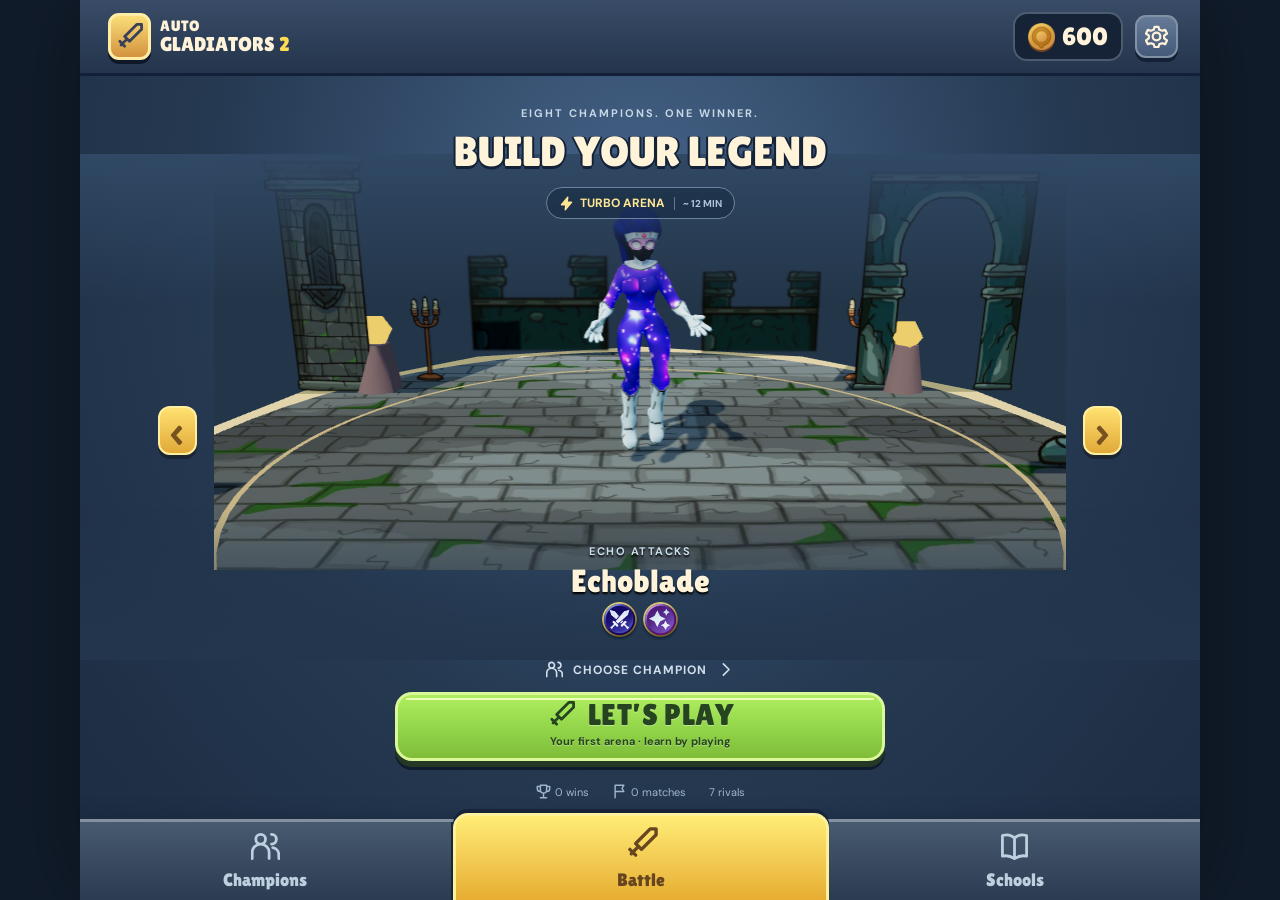
<file: index.html>
<!doctype html><html lang="en"><head><meta charset="UTF-8"><meta name="viewport" content="width=device-width,initial-scale=1,viewport-fit=cover"><meta name="theme-color" content="#182439"><title>Auto Gladiators 2</title><link rel="icon" href="./favicon.svg" type="image/svg+xml">  <script type="module" crossorigin src="./assets/index-MVG7xj1g.js"></script>
  <link rel="modulepreload" crossorigin href="./assets/engine-CyGebqqz.js">
  <link rel="stylesheet" crossorigin href="./assets/index-CaRhFCms.css">
</head><body><div id="app"></div></body></html>
</file>
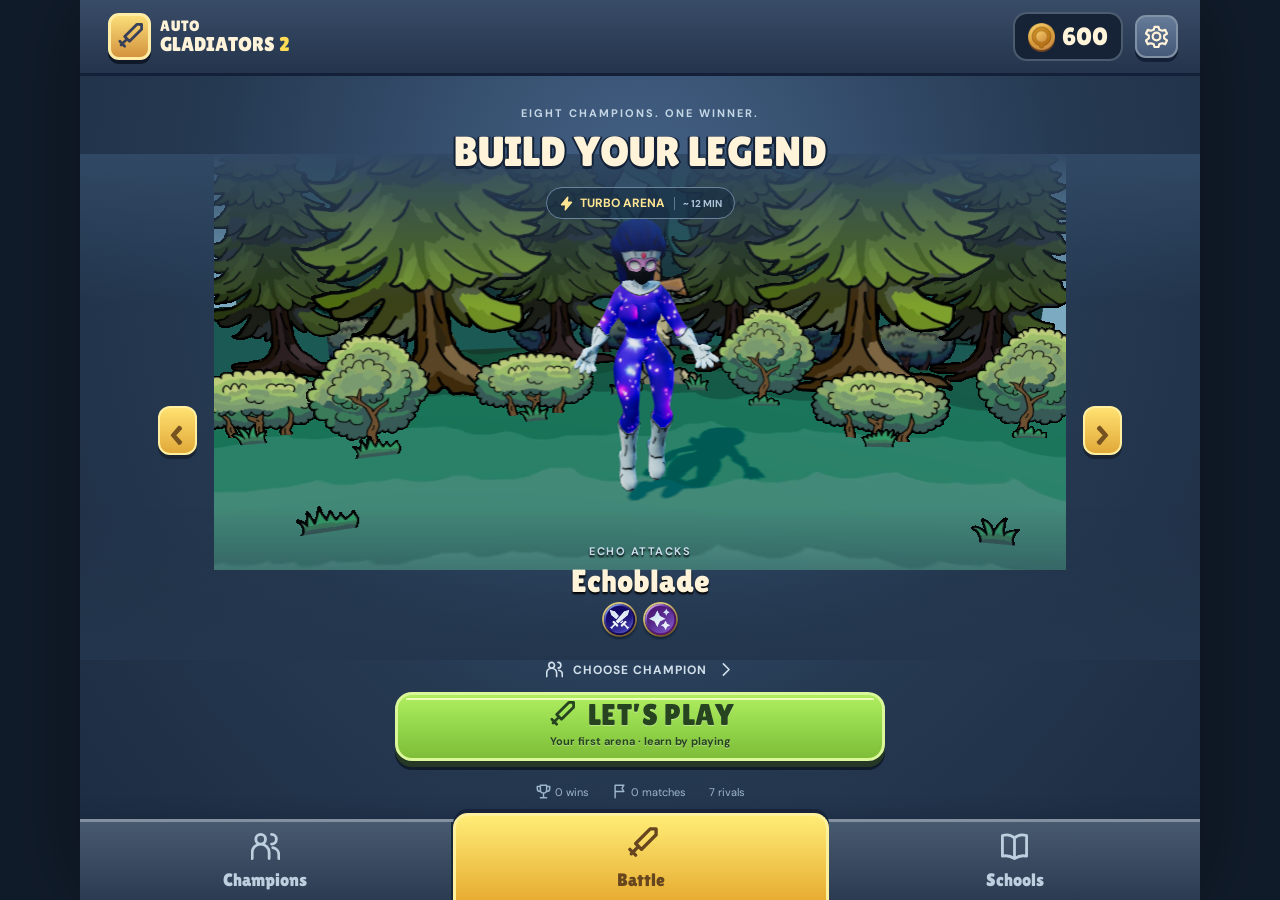
<file: visual-preview/index.html>
<!doctype html><html lang="en"><head><meta charset="UTF-8"><meta name="viewport" content="width=device-width,initial-scale=1,viewport-fit=cover"><meta name="theme-color" content="#182439"><title>Auto Gladiators 2</title><link rel="icon" href="./favicon.svg" type="image/svg+xml">  <script type="module" crossorigin src="./assets/main-BiA1eiOx.js"></script>
  <link rel="modulepreload" crossorigin href="./assets/engine-B7YN4V4f.js">
  <link rel="modulepreload" crossorigin href="./assets/combat-_XqrGccy.js">
  <link rel="stylesheet" crossorigin href="./assets/main-Cjw9m7jG.css">
</head><body><div id="app"></div></body></html>
</file>
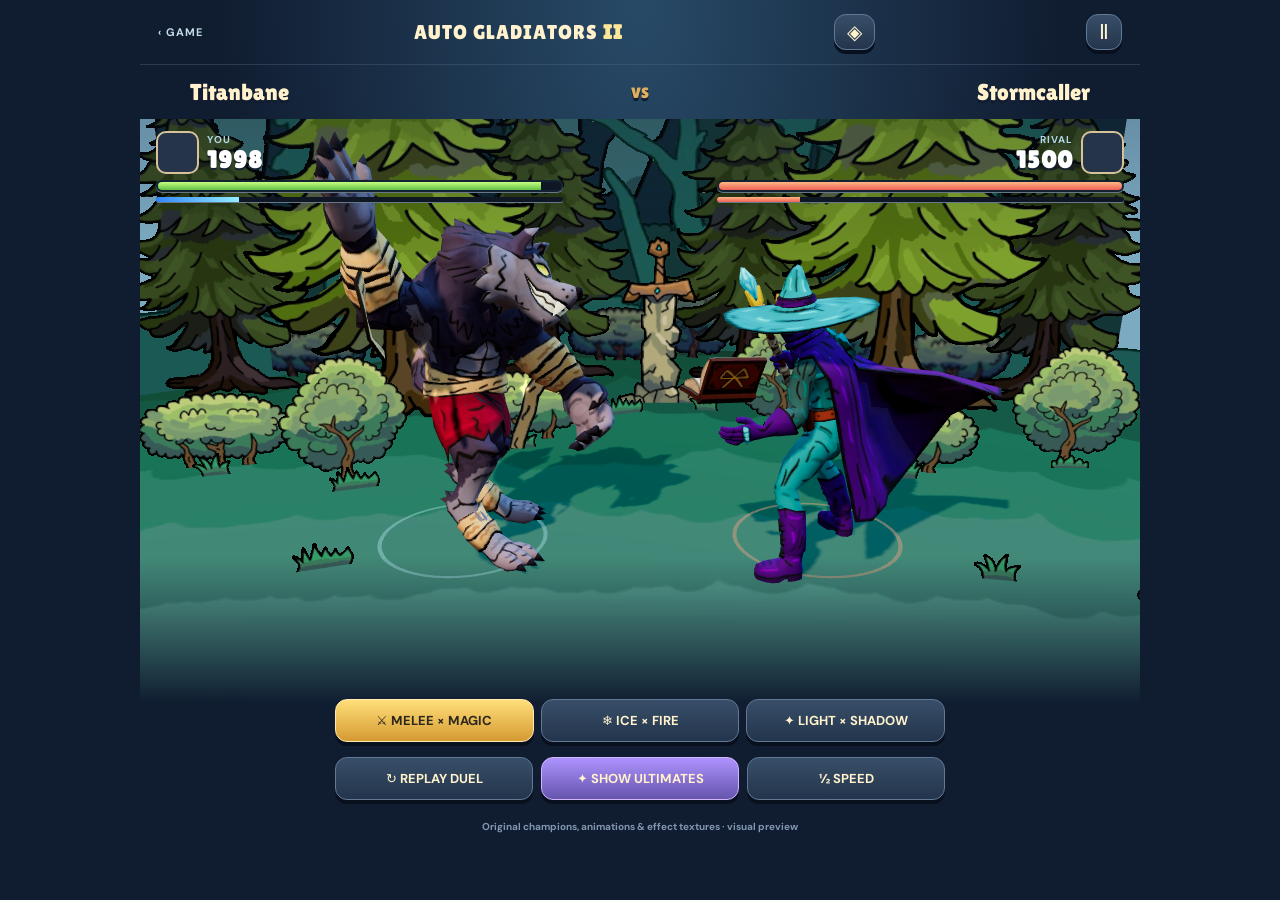
<file: visual-preview/battle.html>
<!doctype html><html lang="en"><head><meta charset="UTF-8"><meta name="viewport" content="width=device-width,initial-scale=1,viewport-fit=cover"><link rel="icon" href="./favicon.svg"><meta name="theme-color" content="#101c30"><title>Auto Gladiators 2 · Battle Preview</title>  <script type="module" crossorigin src="./assets/battle-CbvvqmsJ.js"></script>
  <link rel="modulepreload" crossorigin href="./assets/engine-B7YN4V4f.js">
  <link rel="modulepreload" crossorigin href="./assets/combat-_XqrGccy.js">
  <link rel="stylesheet" crossorigin href="./assets/battle-Cqai1T_n.css">
</head><body><div id="battle-preview"><header><a href="./">‹ GAME</a><span> AUTO GLADIATORS <b>II</b></span><button id="environment" aria-label="Change arena">◈</button><button id="pause">Ⅱ</button></header><div class="matchup"><div id="left-name"></div><span>VS</span><div id="right-name"></div></div><main id="stage"><div id="stage-hud"></div><div id="stage-floats"></div><div id="skill-cue"></div><div id="round-cue">ENTER THE ARENA</div></main><footer><div class="pair-picker"><button data-pair="0" class="active">⚔ MELEE × MAGIC</button><button data-pair="1">❄ ICE × FIRE</button><button data-pair="2">✦ LIGHT × SHADOW</button></div><div class="preview-actions"><button id="replay">↻ REPLAY DUEL</button><button id="skill">✦ SHOW ULTIMATES</button><button id="slow">½ SPEED</button></div><p>Original champions, animations & effect textures · visual preview</p></footer></div></body></html>
</file>
<file: assets/index-CaRhFCms.css>
@font-face{font-family:Lilita;src:url(./lilita-one-DWEPn4H6.ttf)}@font-face{font-family:DM;src:url(./dm-sans-400-CB7WfZ8W.ttf);font-weight:400}@font-face{font-family:DM;src:url(./dm-sans-700-BQ0abr9c.ttf);font-weight:700}:root{font-family:DM,system-ui,sans-serif;color:#fff3d9;background:#111c2b;font-synthesis:none;--ink: #182239;--cream: #fff0ca;--gold: #ffdc56;--outline: #152034;--blue: #354e78;--green: #8bd54a;--muted: #a9bfd1}*{box-sizing:border-box}body{margin:0;overscroll-behavior:none;-webkit-tap-highlight-color:transparent}button{font:inherit;cursor:pointer;color:inherit;touch-action:manipulation;border:0}button:disabled{cursor:default;filter:saturate(.35);opacity:.55}button:focus-visible{outline:3px solid #fff3aa;outline-offset:3px}button:active:not(:disabled){transform:translateY(2px)}img{object-fit:contain;-webkit-user-select:none;user-select:none;-webkit-user-drag:none}h1,h2,h3,p{margin:0}h1,h2,h3,.big-button,.card-effect,.wallet,.placement{font-family:Lilita,sans-serif;font-weight:400}h1{font-size:clamp(29px,5vw,42px);line-height:1.08;text-shadow:0 3px 0 #142238,2px 0 #142238,-2px 0 #142238}h2{font-size:28px}h3{font-size:18px}.icon{width:22px;height:22px;display:inline-block;vertical-align:middle;flex:none}.coin-icon{width:27px;height:27px;vertical-align:middle;filter:drop-shadow(0 2px 0 #75441d)}#shell{max-width:1120px;min-height:100dvh;margin:auto;background:radial-gradient(ellipse at 50% 25%,#456388 0,#253951 55%,#1c2b40);position:relative;overflow:hidden;box-shadow:0 0 90px #0006}#topbar{height:76px;display:flex;align-items:center;gap:12px;padding:12px 22px;background:linear-gradient(#394c67,#24344c);border-bottom:3px solid #142037;position:relative;z-index:3}.brand{background:none;display:flex;align-items:center;gap:9px;text-align:left;font:15px/1.03 Lilita;letter-spacing:.8px}.brand b{font-size:20px;font-weight:400;letter-spacing:0}.brand em{color:var(--gold);font-style:normal}.brand-mark{display:grid;place-items:center;width:43px;height:47px;border-radius:11px;background:linear-gradient(#fadd79,#d4933e);border:3px solid #ffeda6;color:#394059;box-shadow:0 4px #0e1829}.brand-mark .icon{width:29px;height:29px}.wallet{margin-left:auto;display:flex;gap:7px;align-items:center;background:#162337;padding:8px 13px;border:2px solid #4c5c6f;border-radius:14px;font-size:25px}.square{width:43px;height:43px;display:grid;place-items:center;background:linear-gradient(#657b98,#455979);border:2px solid #8192a6;border-radius:11px;box-shadow:0 4px #132035}.square .icon{width:23px;height:23px}#nav{height:81px;display:flex;border-top:3px solid #8290a0;background:linear-gradient(#485a70,#2b3c52);position:sticky;bottom:0;z-index:4;box-shadow:0 -5px 15px #13213855;padding-bottom:env(safe-area-inset-bottom)}#nav[hidden]{display:none}.nav-button{flex:1;display:flex;align-items:center;justify-content:center;gap:8px;flex-direction:column;background:transparent;font:18px Lilita;color:#bdd0df;border-right:2px solid #17283b;position:relative}.nav-button:last-child{border:0}.nav-button .icon{width:29px;height:29px}.nav-button.active{background:linear-gradient(#ffec76,#e7ad32);color:#67451e;border:3px solid #fff09b;border-bottom:0;margin-top:-9px;border-radius:15px 15px 0 0;box-shadow:0 -4px #182239}.nav-button.active .icon{width:35px;height:35px}.home-screen{min-height:calc(100dvh - 157px);display:flex;flex-direction:column;text-align:center;position:relative}.home-heading{padding:25px 10px 0;z-index:2;pointer-events:none}.eyebrow{font-size:11px;font-weight:700;letter-spacing:2px;color:#c5d7e5;display:block;margin-bottom:9px}.mode-pill{display:inline-flex;align-items:center;gap:6px;margin-top:13px;padding:7px 12px;background:#13283f88;border:1px solid #6a849e;border-radius:20px;font-size:12px;font-weight:700;color:#ffe694}.mode-pill .icon{width:15px;height:15px}.mode-pill span{color:#b1c5d9;border-left:1px solid #607992;padding-left:8px;margin-left:3px;font-size:10px}.home-preview{height:340px;min-height:260px;position:relative;flex:1}.home-preview #arena-host{position:absolute;inset:-65px 0 -25px}#arena-host{position:relative;width:100%;height:100%;overflow:hidden}#arena-host canvas{display:block;width:100%;height:100%;outline:none}#arena-host.loading:after{content:"SUMMONING CHAMPION…";position:absolute;left:50%;top:40%;transform:translate(-50%,-50%);padding:10px 18px;background:#152238dd;border:1px solid #7c9db8;border-radius:12px;font:12px Lilita;white-space:nowrap;animation:pulse 1s infinite}.preview-vignette{position:absolute;inset:-65px 0 -25px;background:linear-gradient(#314965 0,transparent 30%,transparent 70%,#23364d 100%);pointer-events:none}.hero-title{position:absolute;bottom:1px;left:20%;right:20%;z-index:1;text-shadow:0 2px 2px #000}.hero-title>span{font-size:11px;font-weight:700;text-transform:uppercase;letter-spacing:1.5px;color:#c8ddeb}.hero-title h2{font-size:32px;line-height:1.2;margin:2px 0}.hero-schools{display:flex;justify-content:center;gap:6px}.school-icon{width:35px;height:35px;filter:drop-shadow(0 2px 1px #102337)}.preview-arrow{position:absolute;top:45%;width:39px;height:49px;border:2px solid #ffef9f;border-radius:12px;background:linear-gradient(#ffe171,#e1a939);color:#765221;font:700 42px/1 Lilita;box-shadow:0 4px #1a2432}.preview-arrow.left{left:7%}.preview-arrow.right{right:7%}.home-bottom{padding:10px 30px 20px;z-index:2;max-width:550px;width:100%;margin:auto}.hero-choose{background:transparent;font-size:12px;letter-spacing:1px;font-weight:700;margin-bottom:13px;color:#d1dfeb;display:inline-flex;align-items:center;gap:10px}.hero-choose .icon{width:17px;height:17px}.big-button{display:flex;align-items:center;justify-content:center;gap:12px;flex-wrap:wrap;width:100%;min-height:69px;border:3px solid #f5f8b6;border-radius:17px;font-size:30px;box-shadow:0 6px #253825,0 9px #101b2c;position:relative;letter-spacing:.4px;text-shadow:0 1px 0 #ffffff60}.big-button .icon{width:29px;height:29px}.big-button.primary{background:linear-gradient(#b0ee60,#8ed247 60%,#7fbd39);color:#274421;border-color:#daf799}.big-button.primary:before{content:"";position:absolute;inset:3px 8px auto;height:2px;background:#edffb8;border-radius:20px}.big-button.blue{background:linear-gradient(#678ecd,#456caa);border-color:#acc9f8;color:#fff6db;box-shadow:0 5px #213857,0 7px #111d2c;font-size:20px;min-height:55px}.big-button small{display:block;flex-basis:100%;font:11px DM;font-weight:700;letter-spacing:0;margin-top:-12px;margin-bottom:8px}.home-progress{display:flex;align-items:center;justify-content:center;gap:23px;margin-top:23px;color:#9eb6ca;font-size:11px}.home-progress span{display:flex;align-items:center;gap:4px}.home-progress .icon{width:15px;height:15px}.page-title{text-align:center;padding:28px 15px 24px}.page-title p{font-size:12px;color:var(--muted);margin-top:12px}.roster-screen,.schools-screen{min-height:calc(100dvh - 157px);padding-bottom:22px}.roster-grid{display:grid;grid-template-columns:repeat(5,1fr);gap:15px;padding:0 24px}.hero-tile{padding:0;background:linear-gradient(#536c8d,#344962);border:3px solid #8498ae;border-radius:16px;overflow:hidden;position:relative;box-shadow:0 5px #101f33;display:flex;flex-direction:column;align-items:center}.hero-tile.selected{border-color:#c7ed72;box-shadow:0 5px #254d2a,0 0 20px #b1e95122}.hero-tile>img{width:100%;aspect-ratio:1;object-fit:cover}.hero-tile strong{font:18px Lilita;margin-top:6px}.hero-tile small{font-size:10px;color:#c7d9e8;margin:5px 0 9px}.hero-cost{background:#1a2c44;width:100%;font:15px Lilita;padding:8px;color:#ffe07b;display:flex;gap:4px;align-items:center;justify-content:center}.hero-cost .coin-icon{width:18px;height:18px}.hero-tile-schools{position:absolute;top:7px;left:7px;display:flex;gap:1px}.hero-tile-schools .school-icon{width:25px;height:25px}.hero-tile.selected .hero-cost{background:#718f3d;color:#fbffd7}.school-list{padding:0 24px;display:grid;gap:13px;max-width:690px;margin:auto}.school-unlock{display:flex;align-items:center;gap:15px;border:2px solid #73839b;border-radius:16px;padding:16px;background:#2b3c55;opacity:.55}.school-unlock.unlocked{opacity:1;border-color:#799861;background:linear-gradient(100deg,#3d5d51,#2b4253)}.school-unlock>.school-icon{width:49px;height:49px}.school-unlock h3{margin-bottom:4px}.school-unlock span{font-size:11px;color:#c0d1df}.school-unlock>b{margin-left:auto;color:#d0eb9d;font-size:11px;white-space:nowrap}.small-note{font-size:11px;color:#b6c8d9;text-align:center;line-height:1.6;margin:20px}.round-badge{background:#1c2f45;border:2px solid #718494;border-radius:11px;display:flex;align-items:center;gap:8px;font:16px Lilita;padding:8px 12px}.round-badge b{font-size:25px;color:#ffdf73}.round-badge .icon{width:18px;height:18px;color:#a8c7df}.session-gold{margin-left:auto;display:flex;align-items:center;gap:7px;font:28px Lilita;color:#ffe7a7}.session-screen{padding:14px 20px 25px;min-height:calc(100dvh - 76px);background:radial-gradient(ellipse at 30% 10%,#425f7a,#23364e 65%)}.ladder{display:flex;gap:9px;justify-content:center;margin-bottom:18px}.rival{width:65px;position:relative;background:#283e59;border:2px solid #8493a6;border-radius:11px;padding:3px 3px 4px;box-shadow:0 3px #142136}.rival>img{width:44px;height:42px;display:block;margin:auto;border-radius:5px}.rival>span{display:block;font-size:9px;font-weight:700;overflow:hidden;white-space:nowrap}.rival>b{font:15px Lilita;display:flex;align-items:center;justify-content:center;gap:3px;margin-top:2px}.rival>b .icon{width:11px;height:11px;color:#ff8b8a}.rival.you{border-color:#d5f58e;background:#496b43}.rival.eliminated{filter:grayscale(1);opacity:.4}.rival i{position:absolute;top:17px;left:0;right:0;font:22px Lilita;color:#fff;text-shadow:0 2px 0 #142136}.session-columns{display:grid;grid-template-columns:1.1fr 1fr;gap:25px}.battle-side{min-width:0}.phase-heading{display:flex;justify-content:space-between;align-items:center;margin-bottom:3px}.phase-heading h2{font-size:23px;text-shadow:0 2px 0 #132539}.phase-heading>span{font-size:11px;color:#c6d5df;font-weight:700}.arena-wrap{height:350px;position:relative;border-radius:22px;overflow:hidden;border:2px solid #677d93;background:#233548;box-shadow:0 5px #15233a}.stats-row{display:flex;gap:14px;align-items:center;padding:11px 9px;background:#1b2b41;border:2px solid #52657b;border-radius:12px;margin-top:10px}.stats-row>span{display:flex;align-items:center;gap:5px;font:17px Lilita}.stats-row img,.stats-row .icon{width:21px;height:21px}.stats-row .icon{color:#eacd69}.stats-row>button{margin-left:auto;background:none;color:#adc3d9;font-size:11px}.stats-row>button .icon{width:16px;height:16px}.school-row{display:flex;gap:7px;margin:11px 0;flex-wrap:wrap}.school-chip{display:flex;align-items:center;gap:5px;padding:4px 8px 4px 3px;background:#182b43;border:1px solid #5b6b80;border-radius:10px;position:relative;min-width:73px}.school-chip .school-icon{width:30px;height:30px}.school-chip b{font:15px Lilita}.school-chip small{font:10px DM;color:#92abc0}.school-chip i{display:block;height:4px;width:35px;background:#102136;border-radius:2px;margin-top:3px;overflow:hidden}.school-chip em{display:block;height:100%;background:#bed977}.school-chip.lit{border-color:#c1d979;background:#344b48;box-shadow:0 0 10px #c0e85311}.school-chip sup{position:absolute;right:-4px;top:-7px;width:16px;height:16px;background:#bdd878;color:#233e29;border:1px solid #edffb4;border-radius:50%;font:11px Lilita}.guide{display:flex;align-items:center;gap:8px;background:#fff0c9;color:#584628;border:2px solid #f2ca73;border-radius:12px;padding:10px 12px;font-size:12px;line-height:1.4;margin:0 0 14px;box-shadow:0 4px #142137}.guide .icon{width:20px;height:20px;color:#619547}.shop-heading{display:flex;justify-content:space-between;align-items:center;margin-bottom:12px}.shop-heading h3{font-size:17px;display:flex;gap:6px;align-items:center}.shop-heading .icon{width:18px;height:18px;color:#f4d780}.shop-heading>span{font-size:9px;color:#abc0d2}.shop-cards{display:grid;grid-template-columns:repeat(4,minmax(0,1fr));gap:8px}.card-shell{position:relative;min-width:0;border-radius:13px;--rim: #8bd28d;--wash: #355746;--wash2: #6e9861}.rarity-1{--rim: #83cefa;--wash: #304f85;--wash2: #6e9ad1}.rarity-2{--rim: #ffdb74;--wash: #aa7130;--wash2: #d89643}.card{position:relative;width:100%;padding:6px 5px 0;background:linear-gradient(145deg,var(--wash2),var(--wash) 65%);border:2px solid var(--rim);border-radius:12px;box-shadow:0 5px #142236;overflow:hidden;-webkit-user-select:none;user-select:none;-webkit-touch-callout:none;display:flex;flex-direction:column;align-items:center}.rarity-2 .card{box-shadow:0 5px #3b2d24,0 0 15px #ffbe4925}.rarity-2 .card:after{content:"";position:absolute;inset:-50% -100%;background:linear-gradient(100deg,transparent 40%,#fff9 50%,transparent 60%);transform:translate(-100%) rotate(20deg);animation:shimmer 6s infinite;pointer-events:none}.card-stars{width:100%;font-size:10px;text-align:left;color:#fff1a5;letter-spacing:1px;line-height:13px;height:14px}.card-stars>span{float:right;font:9px DM;letter-spacing:0;color:#fff}.card-art{height:78px;width:100%;position:relative;display:grid;place-items:center}.card-art>img{width:72px;height:72px;filter:drop-shadow(0 4px 2px #0d1b2b77)}.card-schools{position:absolute;bottom:-1px;right:0;display:flex;gap:0}.card-schools .school-icon{width:22px;height:22px}.card-effect{display:flex;align-items:center;gap:4px;font-size:25px;margin:3px 0 0;text-shadow:0 2px 0 #183326}.card-effect b{font-weight:400}.card-effect .icon{width:18px;height:18px;color:#ffe6a2}.card-caption{font-size:11px;font-weight:700;color:#fff5d9;white-space:nowrap;max-width:100%;overflow:hidden}.card-trigger{font-size:8px;color:#caddca;margin:3px 0 7px;white-space:nowrap}.card-price{align-self:stretch;display:flex;align-items:center;justify-content:center;gap:3px;background:#172b31c7;margin:0 -5px;padding:7px 0;font:18px Lilita;color:#ffdf86;border-top:1px solid #adc87955}.card-price .coin-icon{width:20px;height:20px}.card.unaffordable .card-price{color:#ffbaa4}.card-info{position:absolute;right:3px;top:22px;background:#172a3cba;border:1px solid #aabacc;border-radius:50%;width:18px;height:18px;font:700 12px Georgia;display:grid;place-items:center;z-index:1;padding:0}.card-slot.sold{border:2px dashed #789e8866;border-radius:12px;display:flex;align-items:center;justify-content:center;flex-direction:column;min-height:202px;color:#aec1b988;font-size:11px;gap:10px}.card-slot.sold .icon{width:35px;height:35px}.shop-tools{display:flex;gap:8px;margin:16px 0}.tool-button{display:flex;align-items:center;justify-content:center;gap:7px;min-height:43px;padding:7px 10px;background:linear-gradient(#526b8b,#3c5475);border:2px solid #8098b5;box-shadow:0 4px #172338;border-radius:11px;font:13px Lilita}.tool-button>.icon{width:20px;height:20px}.tool-button .coin-icon{width:18px;height:18px}.tool-button>span{display:flex;gap:4px;align-items:center}.tool-button.locked{background:#517873;border-color:#a1e0c0}.tool-button.invest{margin-left:auto;display:grid;grid-template-columns:20px 1fr;gap:1px 5px;font-size:11px}.tool-button.invest>.icon{grid-row:1/3;color:#b4e879}.tool-button.invest small{font:9px DM;color:#b7dca2;text-align:center}.ready{min-height:58px;font-size:28px}.build-heading{display:flex;align-items:center;justify-content:space-between;margin:24px 0 9px}.build-heading h3{font-size:14px;color:#bed0df;letter-spacing:1px}.build-heading button{background:none;color:#a6bdcf;font-size:10px}.build-heading .icon{width:14px;height:14px}.build-icons{display:flex;gap:6px;flex-wrap:wrap}.mini-card{width:42px;height:42px;border-radius:8px;border:2px solid var(--rim, #aacfa2);background:var(--wash, #355744);padding:2px;position:relative}.mini-card>img{width:100%;height:100%}.mini-card b{position:absolute;right:0;bottom:-1px;font:12px Lilita;text-shadow:0 1px 2px #000;background:#1c2d3fcc;padding:0 3px;border-radius:3px}.watch-panel{padding:38px 15px;text-align:center;border:2px solid #60758f;border-radius:20px;background:#263d55}.watch-panel h2{font-size:30px}.watch-panel p{font-size:12px;color:#b5c9d9;margin:12px auto;max-width:260px;line-height:1.6}.match-hearts{display:flex;gap:8px;align-items:center;justify-content:center;font:34px Lilita;color:#ffc5b7;margin:20px 0}.match-hearts small{font:10px DM;color:#aec4d6}.match-hearts .icon{color:#fa8886;width:30px;height:30px}.watch-panel .tool-button{margin:auto}#duel-hud{position:absolute;top:13px;left:12px;right:12px;display:flex;gap:20%;pointer-events:none}.fighter-health{width:40%;text-shadow:0 1px 2px #132032}.fighter-health>span{font-size:9px;font-weight:700;color:#ccedff;display:block}.fighter-health>b{font:17px Lilita}.fighter-health>b small{font:9px DM;color:#bbccdc}.health-track{height:9px;background:#452c37;border:1px solid #1f2935;border-radius:5px;overflow:hidden;box-shadow:0 1px #d4dfdf66}.health-track i{display:block;height:100%;background:linear-gradient(#bde865,#72bd3b);transition:width .12s}.side-1 .health-track i{background:linear-gradient(#ff9389,#d94b56)}.mana-track{height:4px;background:#182a47;border-radius:3px;overflow:hidden;margin-top:3px}.mana-track i{display:block;height:100%;background:#60c9ff;transition:width .1s}.side-1{text-align:right}#arena-floats,#arena-message{position:absolute;inset:0;pointer-events:none}.floating{position:absolute;transform:translate(-50%,-50%);font:25px Lilita;color:#fff4d6;text-shadow:2px 2px #342332,-2px -1px #342332,1px -1px #342332;animation:floatup .8s ease-out forwards}.floating.heal{color:#b5f66a;font-size:20px}.floating.critical{color:#ffd965;font-size:33px}.duel-result{position:absolute;left:7%;right:7%;top:33%;background:#172a40ee;border:2px solid #dfc374;border-radius:18px;padding:16px;text-align:center;box-shadow:0 5px 25px #0019;animation:pop .25s ease-out}.duel-result>.icon{width:32px;height:32px;color:#ffdc73}.duel-result h2{font-size:30px;color:#ffe9a5}.duel-result p{font-size:11px;color:#d6dfdf;margin-top:6px}.duel-result.loss{border-color:#b99a98}.duel-result.loss h2{color:#f6dcd0}.scrim{position:fixed;z-index:30;inset:0;background:#091424bb;-webkit-backdrop-filter:blur(5px);backdrop-filter:blur(5px);display:flex;align-items:center;justify-content:center;padding:20px}.modal{position:relative;width:min(440px,100%);max-height:calc(100dvh - 40px);overflow-y:auto;overscroll-behavior:contain;background:linear-gradient(#435e7d,#243953);border:3px solid #9aaec0;border-radius:24px;padding:30px 24px;box-shadow:0 9px #0d1829,0 20px 70px #0008;text-align:center;animation:pop .18s ease-out}.modal-close{position:absolute;top:10px;right:10px;width:30px;height:30px;display:grid;place-items:center;border:2px solid #e1aaa0;border-radius:9px;background:#bd665c;color:#ffe6c7;box-shadow:0 3px #663f44;z-index:1}.modal-close .icon{width:16px;height:16px}.modal h2{font-size:29px;margin-bottom:12px}.modal p{font-size:14px;line-height:1.6;color:#dae5eb;margin:16px 0 22px}.modal .big-button{margin-top:18px}.modal .text-button{margin-top:22px}.detail-art{width:140px;height:140px;margin:16px auto;filter:drop-shadow(0 6px 3px #111b3f88)}.card-detail .eyebrow{color:#f4d986}.detail-equipped{font-size:11px;letter-spacing:1px;color:#c6ec97}.detail-equipped .icon{width:15px;height:15px}.unlock-hero>img,.rival-detail>img{width:140px;height:140px;border-radius:20px;border:3px solid #a4bdce;margin:0 0 20px}.unlock-hero small{display:block;font-size:11px;color:#b9ccdc;margin:20px 0 0}.school-detail>.school-icon{width:70px;height:70px;margin:10px}.school-tiers{display:flex;gap:7px}.school-tiers>div{flex:1;background:#192d45;border:1px solid #6c8095;border-radius:10px;padding:10px 3px;color:#899cac;display:flex;flex-direction:column;align-items:center;gap:8px}.school-tiers b{font:22px Lilita}.school-tiers span{font-size:10px}.school-tiers .active{background:#456c44;border-color:#b2d572;color:#d9f0ae}.inventory-grid{display:grid;grid-template-columns:repeat(3,1fr);gap:12px;padding-top:10px}.inventory-grid .card-price{display:none}.inventory-grid .card{padding-bottom:7px}#toast{position:fixed;bottom:110px;left:50%;transform:translate(-50%,20px);opacity:0;background:#fff1c9;color:#3f402a;border:2px solid #efcd7b;border-radius:13px;padding:12px 20px;font-size:13px;font-weight:700;box-shadow:0 4px #172235;z-index:50;pointer-events:none;max-width:90vw;width:max-content;transition:opacity .15s,transform .15s;text-align:center}#toast.visible{opacity:1;transform:translate(-50%)}.text-button{background:none;color:#c4d6e2;font-size:12px;font-weight:700;letter-spacing:1px;padding:8px}.version{display:block;font-size:10px;color:#91a9be;margin:20px 0 0}.result-screen{display:flex;align-items:center;flex-direction:column;text-align:center;max-width:480px;margin:auto;padding:30px 25px 40px;min-height:calc(100dvh - 76px)}.result-crown{width:80px;height:80px;border-radius:50%;background:radial-gradient(#ffde6777,transparent);display:grid;place-items:center}.result-crown .icon{width:55px;height:55px;color:#ffdf78;filter:drop-shadow(0 4px 0 #6c4f2c)}.result-screen h1{font-size:35px}.placement{font-size:57px;color:#ffdc7f;text-shadow:0 4px #37415a;margin:15px 0}.placement small{font:12px DM;display:block;color:#b4cddd;text-shadow:none}.result-champion>img{width:95px;height:95px;border:3px solid #b1c6d4;border-radius:19px}.result-champion h2{font-size:23px;margin:5px 0 12px}.result-stats{display:flex;background:#182e46;border:2px solid #657f9b;border-radius:15px;padding:14px 8px;width:100%;margin:8px 0 15px}.result-stats>div{flex:1;border-right:1px solid #62748b}.result-stats>div:last-child{border:0}.result-stats b{font:25px Lilita;display:block;color:#f8e5b7}.result-stats span{font-size:10px;color:#bacddc}.earned{display:flex;align-items:center;justify-content:space-between;gap:15px;width:100%;background:#53593c;border:2px solid #a6a16a;border-radius:13px;padding:12px 16px;margin-bottom:20px;animation:pop .4s ease-out}.earned>span{font-size:10px;letter-spacing:1px;font-weight:700}.earned>b{font:28px Lilita;color:#ffe087;display:flex;align-items:center;gap:4px}.new-schools{display:flex;flex-wrap:wrap;justify-content:center;gap:15px;border:2px solid #c2d775;border-radius:14px;background:#455b3f;padding:13px;width:100%;margin:0 0 22px}.new-schools>span{flex-basis:100%;font-size:11px;letter-spacing:1px;color:#e1f2b0}.new-schools>div{display:flex;gap:5px;align-items:center;font:18px Lilita}.result-screen>.text-button{margin-top:24px}@keyframes floatup{0%{opacity:1;transform:translate(-50%,-30%) scale(.7)}20%{transform:translate(-50%,-60%) scale(1.1)}to{opacity:0;transform:translate(-50%,-180%) scale(.9)}}@keyframes pop{0%{opacity:0;transform:scale(.9)}to{opacity:1;transform:scale(1)}}@keyframes shimmer{0%,70%{transform:translate(-100%) rotate(20deg)}to{transform:translate(100%) rotate(20deg)}}@keyframes pulse{50%{opacity:.5}}@media(min-width:760px){.home-preview{max-height:430px}.home-screen{min-height:calc(100dvh - 157px)}.home-heading{padding-top:30px}.home-preview #arena-host{left:12%;right:12%;width:76%}.hero-title{bottom:-2px}.home-bottom{padding-top:25px}.session-screen{padding:18px 28px}.session-columns{margin-top:23px}.shop-side{padding-top:7px}.arena-wrap{height:400px}.ladder{gap:17px}.rival{width:72px}.rival>img{width:47px;height:46px}}@media(max-width:759px){#shell{max-width:520px}#topbar{height:65px;padding:10px 14px;gap:10px}.brand{font-size:11px;gap:6px}.brand b{font-size:16px}.brand-mark{width:35px;height:39px}.brand-mark .icon{width:23px;height:23px}.wallet{font-size:22px;padding:6px 10px}.square{width:38px;height:38px}.home-screen{min-height:calc(100dvh - 141px)}.home-heading{padding-top:22px}.home-preview{min-height:240px;height:calc(100dvh - 473px)}.home-bottom{padding:14px 25px 18px}.home-progress{margin-top:20px;gap:17px}.home-bottom .big-button{font-size:28px;min-height:76px}.home-bottom .big-button small{font-size:10px}.home-preview #arena-host,.preview-vignette{inset:-45px 0 -12px}.hero-title h2{font-size:29px}.hero-title>span{font-size:10px}.hero-title .school-icon{width:27px;height:27px}.home-heading h1{font-size:30px}.eyebrow{font-size:9px;letter-spacing:1.5px}#nav{height:76px}.nav-button{font-size:16px}.roster-grid{grid-template-columns:repeat(3,1fr);padding:0 14px;gap:11px}.hero-tile strong{font-size:14px}.hero-tile small{font-size:8px}.hero-cost{font-size:12px;padding:7px}.hero-tile-schools .school-icon{width:21px;height:21px}.school-list{padding:0 14px}.school-unlock{padding:12px;gap:10px}.school-unlock h3{font-size:18px}.school-unlock span{font-size:10px}.school-unlock>b{font-size:9px}.session-screen{padding:8px 12px 22px;min-height:calc(100dvh - 65px)}.ladder{gap:4px;margin-bottom:11px}.rival{min-width:0;flex:1;border-radius:8px;padding:2px 1px 3px}.rival>img{width:32px;height:31px}.rival>span{font-size:7px;line-height:10px}.rival>b{font-size:12px;margin-top:1px;gap:1px}.rival>b .icon{width:9px;height:9px}.rival i{font-size:19px;top:10px}.session-columns{display:block}.phase-heading{margin-bottom:6px}.phase-heading h2{font-size:19px}.phase-heading>span{font-size:10px}.arena-wrap{height:205px;border-radius:15px}.stats-row{margin-top:8px;padding:7px 9px;gap:14px}.stats-row>span{font-size:15px}.stats-row img,.stats-row .icon{width:18px;height:18px}.stats-row>button{font-size:10px}.school-row{gap:6px;margin:9px 0 12px}.school-chip{min-width:75px;padding:3px 7px 3px 3px}.school-chip .school-icon{width:27px;height:27px}.school-chip b{font-size:14px}.guide{padding:8px 10px;font-size:11px;margin:0 0 11px}.shop-heading{margin-bottom:8px}.shop-heading h3{font-size:16px}.shop-heading>span{font-size:9px}.shop-cards{gap:7px}.card-art{height:63px}.card-art>img{width:59px;height:59px}.card-effect{font-size:23px;gap:3px}.card-effect .icon{width:16px;height:16px}.card-caption{font-size:10px}.card-trigger{font-size:7px;margin-bottom:6px}.card-stars{font-size:8px;height:13px;line-height:11px}.card-price{font-size:17px;padding:6px 0}.card-price .coin-icon{width:18px;height:18px}.card-info{width:16px;height:16px;font-size:11px;top:18px}.card-schools .school-icon{width:20px;height:20px}.card-slot.sold{min-height:181px;font-size:10px}.shop-tools{margin:13px 0;gap:7px}.tool-button{min-height:40px;padding:6px 9px;font-size:12px}.tool-button.invest{font-size:10px}.tool-button.invest small{font-size:8px}.ready{min-height:55px;font-size:27px}.build-heading{margin-top:20px}.mini-card{width:38px;height:38px}.watch-panel{padding:25px 15px}.watch-panel h2{font-size:25px}.watch-panel p{font-size:11px}.fighter-health>b{font-size:15px}.fighter-health>b small{font-size:8px}#duel-hud{top:8px;left:9px;right:9px}.fighter-health>span{font-size:8px}.health-track{height:7px}.mana-track{height:3px}.duel-result{top:28%;padding:10px}.duel-result h2{font-size:24px}.duel-result>.icon{width:24px;height:24px}.duel-result p{font-size:10px}.duel-result .icon{width:23px;height:23px}.round-badge{font-size:14px;padding:5px 10px;gap:5px}.round-badge b{font-size:24px}.session-gold{font-size:26px}.session-gold .coin-icon{width:29px;height:29px}}@media(max-width:370px){.session-screen{padding:7px 8px 20px}.rival>img{width:28px;height:28px}.arena-wrap{height:175px}.card-art{height:52px}.card-art>img{width:48px;height:48px}.card-effect{font-size:20px}.shop-cards{gap:5px}.card-caption{font-size:9px}.card-trigger{font-size:6px}.shop-heading>span{font-size:8px}.tool-button{font-size:10px;padding:5px 7px}.tool-button.invest{font-size:9px}.hero-title h2{font-size:25px}.home-preview{min-height:205px}.home-heading h1{font-size:26px}.home-bottom{padding-left:20px;padding-right:20px}}@media(prefers-reduced-motion:reduce){*,*:before,*:after{animation:none!important;scroll-behavior:auto!important;transition:none!important}}.reward-heading{text-align:center;margin:10px 0 18px}.reward-heading>svg{width:42px;height:42px;color:#ffce53}.reward-heading h2{font-size:27px;margin:3px}.reward-heading p{margin:2px;color:#a7bed2}.reward-options{display:grid;gap:12px}.reward-wrap{position:relative}.reward-option{width:100%;display:flex;align-items:center;gap:13px;text-align:left;border:3px solid #8ab9e7;border-radius:17px;background:linear-gradient(140deg,#314c75,#1c2e4a);padding:14px 30px 14px 12px;min-height:114px;box-shadow:0 5px #111f33;transition:transform .13s}.reward-option:hover{transform:translateY(-2px)}.reward-option>img{width:74px;height:74px;object-fit:contain;filter:drop-shadow(0 3px 3px #0006)}.reward-option>div{flex:1}.reward-option h3{font:23px/1.1 Lilita One;margin:4px 0;color:#fff5d6}.reward-option span{font-size:10px;font-weight:800;letter-spacing:1px;color:#accee8}.reward-option p{font-size:12px;line-height:1.3;color:#e4eefa;margin:5px 0}.reward-option>b{font-size:28px;color:#ffe064}.reward-option.rarity-1{border-color:#ca82f5;background:linear-gradient(140deg,#533477,#29284a)}.reward-option.rarity-2{border-color:#ffd868;background:linear-gradient(140deg,#795320,#382b31)}.reward-info{position:absolute;right:5px;top:5px;padding:4px;border:0;background:transparent;color:#d5e9fb}.reward-info svg{width:20px;height:20px}.equipment-statline{display:flex;gap:9px}.equipment-statline span{display:flex;align-items:center;letter-spacing:0!important;font-size:12px!important}.equipment-statline svg{width:16px;height:16px}.equipment-icons{border-top:1px solid #ffffff16;padding-top:8px;margin-top:8px}.combat-insights{background:linear-gradient(#273e5c,#1c2e47);border:2px solid #7891a6;border-radius:15px;padding:13px 14px;box-shadow:0 5px #122235}.insight-heading{display:flex;align-items:center;justify-content:space-between;gap:8px;margin-bottom:12px}.insight-heading h3{font-size:15px;display:flex;align-items:center;gap:5px}.insight-heading h3 svg{width:16px;height:16px}.insight-heading>span{font-size:9px;white-space:nowrap;color:#ffc8bc}.insight-heading>span svg{width:12px;height:12px;margin-right:3px}.damage-source{display:flex;align-items:center;gap:8px;height:44px}.damage-source>img{width:35px;height:35px;border:1px solid #8097b0;border-radius:7px;background:#182841}.damage-source>div{flex:1}.damage-source span{font-size:10px;font-weight:700;display:block;margin-bottom:4px}.damage-source i{display:block;height:7px;border-radius:4px;background:#0e192a;overflow:hidden}.damage-source em{display:block;height:100%;background:linear-gradient(#ffdc62,#e5a233);border-radius:4px}.damage-source>b{font:17px Lilita;min-width:36px;text-align:right}.damage-source.waiting{height:82px;justify-content:center;font-size:12px;color:#a9bfd1}.fight-tip{font-size:10px;line-height:1.45;color:#b9cde0;margin:10px 0}.combat-insights>.text-button{display:block;margin:auto;font-size:10px}.combat-stacks{height:24px;display:flex;gap:6px;margin-top:5px}.combat-stacks>span{display:flex;align-items:center;background:#17283bcc;border-radius:5px;font:11px Lilita;padding-right:4px}.combat-stacks .school-icon{width:20px;height:20px}.side-1 .combat-stacks{justify-content:flex-end}.compare-builds{display:grid;grid-template-columns:1fr 1fr;gap:15px;margin:15px 0 24px}.compare-builds section>img{width:70px;height:70px;border:2px solid #8ca1b7;border-radius:14px;margin:7px 0}.compare-builds .build-icons{justify-content:center}.compare-builds .mini-card{width:40px;height:40px}.fighting .school-row{margin-bottom:12px}.fighting .arena-wrap{height:400px}.reward-option h3{font-family:Lilita,sans-serif}.card-trigger{min-height:12px}@media(max-width:759px){.fighting .arena-wrap{height:clamp(270px,38dvh,355px)}.fighting #build-panel,.fighting .stats-row{display:none}.fighting .school-row{margin-top:10px}.fighting .combat-insights{margin-top:5px}}@media(max-height:720px)and (max-width:759px){.fighting .arena-wrap{height:240px}.combat-insights{padding:10px}.damage-source{height:36px}.damage-source>img{width:29px;height:29px}}@media(max-width:759px){.session-screen{padding-bottom:88px}.session-screen.fighting,.session-screen.rewarding{padding-bottom:22px}.ready{position:fixed;bottom:max(12px,env(safe-area-inset-bottom));left:50%;transform:translate(-50%);width:calc(100% - 24px);max-width:496px;z-index:8;box-shadow:0 5px #233521,0 9px #101b2c,0 -5px 22px #17283eaa}.ready:active:not(:disabled){transform:translate(-50%,2px)}.rewarding .arena-wrap{height:125px}.rewarding .stats-row{display:none}.rewarding .school-row{margin:8px 0}.rewarding .reward-heading{margin:8px 0 12px}.rewarding .reward-heading>svg{width:28px;height:28px}.rewarding .reward-heading h2{font-size:23px}.rewarding .reward-option{min-height:102px;padding:11px 28px 11px 10px}.rewarding .reward-option>img{width:62px;height:62px}.rewarding .reward-option h3{font-size:20px}.rewarding .reward-options{gap:10px}}.school-tiers>div{display:flex;align-items:center;flex-wrap:wrap;gap:8px}.school-tiers .tier-bonus{font:11px DM;line-height:1.45;flex:1;text-align:left;min-width:150px;color:#d2e3ef}.school-tiers .tier-bonus strong{color:#ffe39b;font-size:10px;display:block}.school-tier-label{min-width:57px}.mystery-button{display:flex;align-items:center;justify-content:center;flex-wrap:wrap;gap:6px;width:100%;margin:14px 0 0;padding:10px;border:2px solid #657f96;border-radius:11px;background:#2b425c;color:#f7ead0;font-weight:800;cursor:pointer}.mystery-button>svg{width:19px;height:19px}.mystery-button small{font-size:10px;font-weight:500;color:#bacbdb}.mystery-button:disabled{opacity:.5;cursor:default}.purchase-flight{position:fixed;width:44px;height:44px;z-index:40;pointer-events:none;border:2px solid #ffda66;border-radius:8px;box-shadow:0 0 14px #ffd15488;object-fit:cover}@media(max-width:759px){.session-screen:not(.fighting):not(.rewarding) .arena-wrap{height:clamp(105px,16dvh,145px)}.session-screen:not(.fighting):not(.rewarding) .school-row{margin:9px 0}.session-screen:not(.fighting):not(.rewarding) .guide{margin:8px 0}.shop-tools{margin:12px 0}.mystery-button{margin:10px 0 0}}.recap-link{display:flex;gap:5px;align-items:center;border:1px solid #7893ac;border-radius:7px;background:#253b53;color:#ead29c;font:11px Lilita;padding:5px 8px}.recap-link svg{width:14px;height:14px}.recap-outcome{display:flex;align-items:center;justify-content:center;gap:8px;font-size:13px;color:#ffd67a}.recap-outcome svg{width:20px;height:20px}.recap-columns{display:grid;grid-template-columns:1fr 1fr;gap:15px;margin-top:18px}.recap-columns section{min-width:0}.recap-portrait{width:58px;height:58px;border:2px solid #cbd8eb;border-radius:12px}.recap-columns h3{margin:5px 0 12px;font-size:17px}.recap-metric{display:flex;align-items:center;gap:6px;margin:7px 0;background:#162c4366;border-radius:7px;padding:6px;text-align:left}.recap-metric svg{width:15px;height:15px;color:#ffce77}.recap-metric b{font:16px Lilita}.recap-metric small{font-size:9px;color:#c8d9e6;margin-left:auto}.recap-schools{display:flex;gap:7px;margin:12px 0;flex-wrap:wrap}.recap-schools>span{display:flex;align-items:center;gap:3px;font:13px Lilita}.recap-schools img{width:24px;height:24px}.recap-sources>div{display:flex;align-items:center;gap:5px;margin:10px 0;text-align:left}.recap-sources img{width:30px;height:30px}.recap-sources span{font-size:10px}.recap-sources b{display:block;font:15px Lilita;color:#ffda7f}.recap-columns .mini-card{width:32px;height:32px}.recap-columns .mini-card img{width:100%;height:100%}@media(max-width:759px){.school-row{flex-wrap:nowrap;overflow-x:auto;overflow-y:hidden;padding:7px 4px 4px;scrollbar-width:thin;scrollbar-color:#91abc4 #1b3148;scroll-behavior:smooth}.school-chip{flex:0 0 auto}}
</file>
<file: visual-preview/assets/main-Cjw9m7jG.css>
@font-face{font-family:Lilita;src:url(./lilita-one-DWEPn4H6.ttf)}@font-face{font-family:DM;src:url(./dm-sans-400-CB7WfZ8W.ttf);font-weight:400}@font-face{font-family:DM;src:url(./dm-sans-700-BQ0abr9c.ttf);font-weight:700}:root{font-family:DM,system-ui,sans-serif;color:#fff3d9;background:#111c2b;font-synthesis:none;--ink: #182239;--cream: #fff0ca;--gold: #ffdc56;--outline: #152034;--blue: #354e78;--green: #8bd54a;--muted: #a9bfd1}*{box-sizing:border-box}body{margin:0;overscroll-behavior:none;-webkit-tap-highlight-color:transparent}button{font:inherit;cursor:pointer;color:inherit;touch-action:manipulation;border:0}button:disabled{cursor:default;filter:saturate(.35);opacity:.55}button:focus-visible{outline:3px solid #fff3aa;outline-offset:3px}button:active:not(:disabled){transform:translateY(2px)}img{object-fit:contain;-webkit-user-select:none;user-select:none;-webkit-user-drag:none}h1,h2,h3,p{margin:0}h1,h2,h3,.big-button,.card-effect,.wallet,.placement{font-family:Lilita,sans-serif;font-weight:400}h1{font-size:clamp(29px,5vw,42px);line-height:1.08;text-shadow:0 3px 0 #142238,2px 0 #142238,-2px 0 #142238}h2{font-size:28px}h3{font-size:18px}.icon{width:22px;height:22px;display:inline-block;vertical-align:middle;flex:none}.coin-icon{width:27px;height:27px;vertical-align:middle;filter:drop-shadow(0 2px 0 #75441d)}#shell{max-width:1120px;min-height:100dvh;margin:auto;background:radial-gradient(ellipse at 50% 25%,#456388 0,#253951 55%,#1c2b40);position:relative;overflow:hidden;box-shadow:0 0 90px #0006}#topbar{height:76px;display:flex;align-items:center;gap:12px;padding:12px 22px;background:linear-gradient(#394c67,#24344c);border-bottom:3px solid #142037;position:relative;z-index:3}.brand{background:none;display:flex;align-items:center;gap:9px;text-align:left;font:15px/1.03 Lilita;letter-spacing:.8px}.brand b{font-size:20px;font-weight:400;letter-spacing:0}.brand em{color:var(--gold);font-style:normal}.brand-mark{display:grid;place-items:center;width:43px;height:47px;border-radius:11px;background:linear-gradient(#fadd79,#d4933e);border:3px solid #ffeda6;color:#394059;box-shadow:0 4px #0e1829}.brand-mark .icon{width:29px;height:29px}.wallet{margin-left:auto;display:flex;gap:7px;align-items:center;background:#162337;padding:8px 13px;border:2px solid #4c5c6f;border-radius:14px;font-size:25px}.square{width:43px;height:43px;display:grid;place-items:center;background:linear-gradient(#657b98,#455979);border:2px solid #8192a6;border-radius:11px;box-shadow:0 4px #132035}.square .icon{width:23px;height:23px}#nav{height:81px;display:flex;border-top:3px solid #8290a0;background:linear-gradient(#485a70,#2b3c52);position:sticky;bottom:0;z-index:4;box-shadow:0 -5px 15px #13213855;padding-bottom:env(safe-area-inset-bottom)}#nav[hidden]{display:none}.nav-button{flex:1;display:flex;align-items:center;justify-content:center;gap:8px;flex-direction:column;background:transparent;font:18px Lilita;color:#bdd0df;border-right:2px solid #17283b;position:relative}.nav-button:last-child{border:0}.nav-button .icon{width:29px;height:29px}.nav-button.active{background:linear-gradient(#ffec76,#e7ad32);color:#67451e;border:3px solid #fff09b;border-bottom:0;margin-top:-9px;border-radius:15px 15px 0 0;box-shadow:0 -4px #182239}.nav-button.active .icon{width:35px;height:35px}.home-screen{min-height:calc(100dvh - 157px);display:flex;flex-direction:column;text-align:center;position:relative}.home-heading{padding:25px 10px 0;z-index:2;pointer-events:none}.eyebrow{font-size:11px;font-weight:700;letter-spacing:2px;color:#c5d7e5;display:block;margin-bottom:9px}.mode-pill{display:inline-flex;align-items:center;gap:6px;margin-top:13px;padding:7px 12px;background:#13283f88;border:1px solid #6a849e;border-radius:20px;font-size:12px;font-weight:700;color:#ffe694}.mode-pill .icon{width:15px;height:15px}.mode-pill span{color:#b1c5d9;border-left:1px solid #607992;padding-left:8px;margin-left:3px;font-size:10px}.home-preview{height:340px;min-height:260px;position:relative;flex:1}.home-preview #arena-host{position:absolute;inset:-65px 0 -25px}#arena-host{position:relative;width:100%;height:100%;overflow:hidden}#arena-host canvas{display:block;width:100%;height:100%;outline:none}#arena-host.loading:after{content:"SUMMONING CHAMPION…";position:absolute;left:50%;top:40%;transform:translate(-50%,-50%);padding:10px 18px;background:#152238dd;border:1px solid #7c9db8;border-radius:12px;font:12px Lilita;white-space:nowrap;animation:pulse 1s infinite}.preview-vignette{position:absolute;inset:-65px 0 -25px;background:linear-gradient(#314965 0,transparent 30%,transparent 70%,#23364d 100%);pointer-events:none}.hero-title{position:absolute;bottom:1px;left:20%;right:20%;z-index:1;text-shadow:0 2px 2px #000}.hero-title>span{font-size:11px;font-weight:700;text-transform:uppercase;letter-spacing:1.5px;color:#c8ddeb}.hero-title h2{font-size:32px;line-height:1.2;margin:2px 0}.hero-schools{display:flex;justify-content:center;gap:6px}.school-icon{width:35px;height:35px;filter:drop-shadow(0 2px 1px #102337)}.preview-arrow{position:absolute;top:45%;width:39px;height:49px;border:2px solid #ffef9f;border-radius:12px;background:linear-gradient(#ffe171,#e1a939);color:#765221;font:700 42px/1 Lilita;box-shadow:0 4px #1a2432}.preview-arrow.left{left:7%}.preview-arrow.right{right:7%}.home-bottom{padding:10px 30px 20px;z-index:2;max-width:550px;width:100%;margin:auto}.hero-choose{background:transparent;font-size:12px;letter-spacing:1px;font-weight:700;margin-bottom:13px;color:#d1dfeb;display:inline-flex;align-items:center;gap:10px}.hero-choose .icon{width:17px;height:17px}.big-button{display:flex;align-items:center;justify-content:center;gap:12px;flex-wrap:wrap;width:100%;min-height:69px;border:3px solid #f5f8b6;border-radius:17px;font-size:30px;box-shadow:0 6px #253825,0 9px #101b2c;position:relative;letter-spacing:.4px;text-shadow:0 1px 0 #ffffff60}.big-button .icon{width:29px;height:29px}.big-button.primary{background:linear-gradient(#b0ee60,#8ed247 60%,#7fbd39);color:#274421;border-color:#daf799}.big-button.primary:before{content:"";position:absolute;inset:3px 8px auto;height:2px;background:#edffb8;border-radius:20px}.big-button.blue{background:linear-gradient(#678ecd,#456caa);border-color:#acc9f8;color:#fff6db;box-shadow:0 5px #213857,0 7px #111d2c;font-size:20px;min-height:55px}.big-button small{display:block;flex-basis:100%;font:11px DM;font-weight:700;letter-spacing:0;margin-top:-12px;margin-bottom:8px}.home-progress{display:flex;align-items:center;justify-content:center;gap:23px;margin-top:23px;color:#9eb6ca;font-size:11px}.home-progress span{display:flex;align-items:center;gap:4px}.home-progress .icon{width:15px;height:15px}.page-title{text-align:center;padding:28px 15px 24px}.page-title p{font-size:12px;color:var(--muted);margin-top:12px}.roster-screen,.schools-screen{min-height:calc(100dvh - 157px);padding-bottom:22px}.roster-grid{display:grid;grid-template-columns:repeat(5,1fr);gap:15px;padding:0 24px}.hero-tile{padding:0;background:linear-gradient(#536c8d,#344962);border:3px solid #8498ae;border-radius:16px;overflow:hidden;position:relative;box-shadow:0 5px #101f33;display:flex;flex-direction:column;align-items:center}.hero-tile.selected{border-color:#c7ed72;box-shadow:0 5px #254d2a,0 0 20px #b1e95122}.hero-tile>img{width:100%;aspect-ratio:1;object-fit:cover}.hero-tile strong{font:18px Lilita;margin-top:6px}.hero-tile small{font-size:10px;color:#c7d9e8;margin:5px 0 9px}.hero-cost{background:#1a2c44;width:100%;font:15px Lilita;padding:8px;color:#ffe07b;display:flex;gap:4px;align-items:center;justify-content:center}.hero-cost .coin-icon{width:18px;height:18px}.hero-tile-schools{position:absolute;top:7px;left:7px;display:flex;gap:1px}.hero-tile-schools .school-icon{width:25px;height:25px}.hero-tile.selected .hero-cost{background:#718f3d;color:#fbffd7}.school-list{padding:0 24px;display:grid;gap:13px;max-width:690px;margin:auto}.school-unlock{display:flex;align-items:center;gap:15px;border:2px solid #73839b;border-radius:16px;padding:16px;background:#2b3c55;opacity:.55}.school-unlock.unlocked{opacity:1;border-color:#799861;background:linear-gradient(100deg,#3d5d51,#2b4253)}.school-unlock>.school-icon{width:49px;height:49px}.school-unlock h3{margin-bottom:4px}.school-unlock span{font-size:11px;color:#c0d1df}.school-unlock>b{margin-left:auto;color:#d0eb9d;font-size:11px;white-space:nowrap}.small-note{font-size:11px;color:#b6c8d9;text-align:center;line-height:1.6;margin:20px}.round-badge{background:#1c2f45;border:2px solid #718494;border-radius:11px;display:flex;align-items:center;gap:8px;font:16px Lilita;padding:8px 12px}.round-badge b{font-size:25px;color:#ffdf73}.round-badge .icon{width:18px;height:18px;color:#a8c7df}.session-gold{margin-left:auto;display:flex;align-items:center;gap:7px;font:28px Lilita;color:#ffe7a7}.session-screen{padding:14px 20px 25px;min-height:calc(100dvh - 76px);background:radial-gradient(ellipse at 30% 10%,#425f7a,#23364e 65%)}.ladder{display:flex;gap:9px;justify-content:center;margin-bottom:18px}.rival{width:65px;position:relative;background:#283e59;border:2px solid #8493a6;border-radius:11px;padding:3px 3px 4px;box-shadow:0 3px #142136}.rival>img{width:44px;height:42px;display:block;margin:auto;border-radius:5px}.rival>span{display:block;font-size:9px;font-weight:700;overflow:hidden;white-space:nowrap}.rival>b{font:15px Lilita;display:flex;align-items:center;justify-content:center;gap:3px;margin-top:2px}.rival>b .icon{width:11px;height:11px;color:#ff8b8a}.rival.you{border-color:#d5f58e;background:#496b43}.rival.eliminated{filter:grayscale(1);opacity:.4}.rival i{position:absolute;top:17px;left:0;right:0;font:22px Lilita;color:#fff;text-shadow:0 2px 0 #142136}.session-columns{display:grid;grid-template-columns:1.1fr 1fr;gap:25px}.battle-side{min-width:0}.phase-heading{display:flex;justify-content:space-between;align-items:center;margin-bottom:3px}.phase-heading h2{font-size:23px;text-shadow:0 2px 0 #132539}.phase-heading>span{font-size:11px;color:#c6d5df;font-weight:700}.arena-wrap{height:350px;position:relative;border-radius:22px;overflow:hidden;border:2px solid #677d93;background:#233548;box-shadow:0 5px #15233a}.stats-row{display:flex;gap:14px;align-items:center;padding:11px 9px;background:#1b2b41;border:2px solid #52657b;border-radius:12px;margin-top:10px}.stats-row>span{display:flex;align-items:center;gap:5px;font:17px Lilita}.stats-row img,.stats-row .icon{width:21px;height:21px}.stats-row .icon{color:#eacd69}.stats-row>button{margin-left:auto;background:none;color:#adc3d9;font-size:11px}.stats-row>button .icon{width:16px;height:16px}.school-row{display:flex;gap:7px;margin:11px 0;flex-wrap:wrap}.school-chip{display:flex;align-items:center;gap:5px;padding:4px 8px 4px 3px;background:#182b43;border:1px solid #5b6b80;border-radius:10px;position:relative;min-width:73px}.school-chip .school-icon{width:30px;height:30px}.school-chip b{font:15px Lilita}.school-chip small{font:10px DM;color:#92abc0}.school-chip i{display:block;height:4px;width:35px;background:#102136;border-radius:2px;margin-top:3px;overflow:hidden}.school-chip em{display:block;height:100%;background:#bed977}.school-chip.lit{border-color:#c1d979;background:#344b48;box-shadow:0 0 10px #c0e85311}.school-chip sup{position:absolute;right:-4px;top:-7px;width:16px;height:16px;background:#bdd878;color:#233e29;border:1px solid #edffb4;border-radius:50%;font:11px Lilita}.guide{display:flex;align-items:center;gap:8px;background:#fff0c9;color:#584628;border:2px solid #f2ca73;border-radius:12px;padding:10px 12px;font-size:12px;line-height:1.4;margin:0 0 14px;box-shadow:0 4px #142137}.guide .icon{width:20px;height:20px;color:#619547}.shop-heading{display:flex;justify-content:space-between;align-items:center;margin-bottom:12px}.shop-heading h3{font-size:17px;display:flex;gap:6px;align-items:center}.shop-heading .icon{width:18px;height:18px;color:#f4d780}.shop-heading>span{font-size:9px;color:#abc0d2}.shop-cards{display:grid;grid-template-columns:repeat(4,minmax(0,1fr));gap:8px}.card-shell{position:relative;min-width:0;border-radius:13px;--rim: #8bd28d;--wash: #355746;--wash2: #6e9861}.rarity-1{--rim: #83cefa;--wash: #304f85;--wash2: #6e9ad1}.rarity-2{--rim: #ffdb74;--wash: #aa7130;--wash2: #d89643}.card{position:relative;width:100%;padding:6px 5px 0;background:linear-gradient(145deg,var(--wash2),var(--wash) 65%);border:2px solid var(--rim);border-radius:12px;box-shadow:0 5px #142236;overflow:hidden;-webkit-user-select:none;user-select:none;-webkit-touch-callout:none;display:flex;flex-direction:column;align-items:center}.rarity-2 .card{box-shadow:0 5px #3b2d24,0 0 15px #ffbe4925}.rarity-2 .card:after{content:"";position:absolute;inset:-50% -100%;background:linear-gradient(100deg,transparent 40%,#fff9 50%,transparent 60%);transform:translate(-100%) rotate(20deg);animation:shimmer 6s infinite;pointer-events:none}.card-stars{width:100%;font-size:10px;text-align:left;color:#fff1a5;letter-spacing:1px;line-height:13px;height:14px}.card-stars>span{float:right;font:9px DM;letter-spacing:0;color:#fff}.card-art{height:78px;width:100%;position:relative;display:grid;place-items:center}.card-art>img{width:72px;height:72px;filter:drop-shadow(0 4px 2px #0d1b2b77)}.card-schools{position:absolute;bottom:-1px;right:0;display:flex;gap:0}.card-schools .school-icon{width:22px;height:22px}.card-effect{display:flex;align-items:center;gap:4px;font-size:25px;margin:3px 0 0;text-shadow:0 2px 0 #183326}.card-effect b{font-weight:400}.card-effect .icon{width:18px;height:18px;color:#ffe6a2}.card-caption{font-size:11px;font-weight:700;color:#fff5d9;white-space:nowrap;max-width:100%;overflow:hidden}.card-trigger{font-size:8px;color:#caddca;margin:3px 0 7px;white-space:nowrap}.card-price{align-self:stretch;display:flex;align-items:center;justify-content:center;gap:3px;background:#172b31c7;margin:0 -5px;padding:7px 0;font:18px Lilita;color:#ffdf86;border-top:1px solid #adc87955}.card-price .coin-icon{width:20px;height:20px}.card.unaffordable .card-price{color:#ffbaa4}.card-info{position:absolute;right:3px;top:22px;background:#172a3cba;border:1px solid #aabacc;border-radius:50%;width:18px;height:18px;font:700 12px Georgia;display:grid;place-items:center;z-index:1;padding:0}.card-slot.sold{border:2px dashed #789e8866;border-radius:12px;display:flex;align-items:center;justify-content:center;flex-direction:column;min-height:202px;color:#aec1b988;font-size:11px;gap:10px}.card-slot.sold .icon{width:35px;height:35px}.shop-tools{display:flex;gap:8px;margin:16px 0}.tool-button{display:flex;align-items:center;justify-content:center;gap:7px;min-height:43px;padding:7px 10px;background:linear-gradient(#526b8b,#3c5475);border:2px solid #8098b5;box-shadow:0 4px #172338;border-radius:11px;font:13px Lilita}.tool-button>.icon{width:20px;height:20px}.tool-button .coin-icon{width:18px;height:18px}.tool-button>span{display:flex;gap:4px;align-items:center}.tool-button.locked{background:#517873;border-color:#a1e0c0}.tool-button.invest{margin-left:auto;display:grid;grid-template-columns:20px 1fr;gap:1px 5px;font-size:11px}.tool-button.invest>.icon{grid-row:1/3;color:#b4e879}.tool-button.invest small{font:9px DM;color:#b7dca2;text-align:center}.ready{min-height:58px;font-size:28px}.build-heading{display:flex;align-items:center;justify-content:space-between;margin:24px 0 9px}.build-heading h3{font-size:14px;color:#bed0df;letter-spacing:1px}.build-heading button{background:none;color:#a6bdcf;font-size:10px}.build-heading .icon{width:14px;height:14px}.build-icons{display:flex;gap:6px;flex-wrap:wrap}.mini-card{width:42px;height:42px;border-radius:8px;border:2px solid var(--rim, #aacfa2);background:var(--wash, #355744);padding:2px;position:relative}.mini-card>img{width:100%;height:100%}.mini-card b{position:absolute;right:0;bottom:-1px;font:12px Lilita;text-shadow:0 1px 2px #000;background:#1c2d3fcc;padding:0 3px;border-radius:3px}.watch-panel{padding:38px 15px;text-align:center;border:2px solid #60758f;border-radius:20px;background:#263d55}.watch-panel h2{font-size:30px}.watch-panel p{font-size:12px;color:#b5c9d9;margin:12px auto;max-width:260px;line-height:1.6}.match-hearts{display:flex;gap:8px;align-items:center;justify-content:center;font:34px Lilita;color:#ffc5b7;margin:20px 0}.match-hearts small{font:10px DM;color:#aec4d6}.match-hearts .icon{color:#fa8886;width:30px;height:30px}.watch-panel .tool-button{margin:auto}#duel-hud{position:absolute;top:13px;left:12px;right:12px;display:flex;gap:20%;pointer-events:none}.fighter-health{width:40%;text-shadow:0 1px 2px #132032}.fighter-health>span{font-size:9px;font-weight:700;color:#ccedff;display:block}.fighter-health>b{font:17px Lilita}.fighter-health>b small{font:9px DM;color:#bbccdc}.health-track{height:9px;background:#452c37;border:1px solid #1f2935;border-radius:5px;overflow:hidden;box-shadow:0 1px #d4dfdf66}.health-track i{display:block;height:100%;background:linear-gradient(#bde865,#72bd3b);transition:width .12s}.side-1 .health-track i{background:linear-gradient(#ff9389,#d94b56)}.mana-track{height:4px;background:#182a47;border-radius:3px;overflow:hidden;margin-top:3px}.mana-track i{display:block;height:100%;background:#60c9ff;transition:width .1s}.side-1{text-align:right}#arena-floats,#arena-message{position:absolute;inset:0;pointer-events:none}.floating{position:absolute;transform:translate(-50%,-50%);font:25px Lilita;color:#fff4d6;text-shadow:2px 2px #342332,-2px -1px #342332,1px -1px #342332;animation:floatup .8s ease-out forwards}.floating.heal{color:#b5f66a;font-size:20px}.floating.critical{color:#ffd965;font-size:33px}.duel-result{position:absolute;left:7%;right:7%;top:33%;background:#172a40ee;border:2px solid #dfc374;border-radius:18px;padding:16px;text-align:center;box-shadow:0 5px 25px #0019;animation:pop .25s ease-out}.duel-result>.icon{width:32px;height:32px;color:#ffdc73}.duel-result h2{font-size:30px;color:#ffe9a5}.duel-result p{font-size:11px;color:#d6dfdf;margin-top:6px}.duel-result.loss{border-color:#b99a98}.duel-result.loss h2{color:#f6dcd0}.scrim{position:fixed;z-index:30;inset:0;background:#091424bb;-webkit-backdrop-filter:blur(5px);backdrop-filter:blur(5px);display:flex;align-items:center;justify-content:center;padding:20px}.modal{position:relative;width:min(440px,100%);max-height:calc(100dvh - 40px);overflow-y:auto;overscroll-behavior:contain;background:linear-gradient(#435e7d,#243953);border:3px solid #9aaec0;border-radius:24px;padding:30px 24px;box-shadow:0 9px #0d1829,0 20px 70px #0008;text-align:center;animation:pop .18s ease-out}.modal-close{position:absolute;top:10px;right:10px;width:30px;height:30px;display:grid;place-items:center;border:2px solid #e1aaa0;border-radius:9px;background:#bd665c;color:#ffe6c7;box-shadow:0 3px #663f44;z-index:1}.modal-close .icon{width:16px;height:16px}.modal h2{font-size:29px;margin-bottom:12px}.modal p{font-size:14px;line-height:1.6;color:#dae5eb;margin:16px 0 22px}.modal .big-button{margin-top:18px}.modal .text-button{margin-top:22px}.detail-art{width:140px;height:140px;margin:16px auto;filter:drop-shadow(0 6px 3px #111b3f88)}.card-detail .eyebrow{color:#f4d986}.detail-equipped{font-size:11px;letter-spacing:1px;color:#c6ec97}.detail-equipped .icon{width:15px;height:15px}.unlock-hero>img,.rival-detail>img{width:140px;height:140px;border-radius:20px;border:3px solid #a4bdce;margin:0 0 20px}.unlock-hero small{display:block;font-size:11px;color:#b9ccdc;margin:20px 0 0}.school-detail>.school-icon{width:70px;height:70px;margin:10px}.school-tiers{display:flex;gap:7px}.school-tiers>div{flex:1;background:#192d45;border:1px solid #6c8095;border-radius:10px;padding:10px 3px;color:#899cac;display:flex;flex-direction:column;align-items:center;gap:8px}.school-tiers b{font:22px Lilita}.school-tiers span{font-size:10px}.school-tiers .active{background:#456c44;border-color:#b2d572;color:#d9f0ae}.inventory-grid{display:grid;grid-template-columns:repeat(3,1fr);gap:12px;padding-top:10px}.inventory-grid .card-price{display:none}.inventory-grid .card{padding-bottom:7px}#toast{position:fixed;bottom:110px;left:50%;transform:translate(-50%,20px);opacity:0;background:#fff1c9;color:#3f402a;border:2px solid #efcd7b;border-radius:13px;padding:12px 20px;font-size:13px;font-weight:700;box-shadow:0 4px #172235;z-index:50;pointer-events:none;max-width:90vw;width:max-content;transition:opacity .15s,transform .15s;text-align:center}#toast.visible{opacity:1;transform:translate(-50%)}.text-button{background:none;color:#c4d6e2;font-size:12px;font-weight:700;letter-spacing:1px;padding:8px}.version{display:block;font-size:10px;color:#91a9be;margin:20px 0 0}.result-screen{display:flex;align-items:center;flex-direction:column;text-align:center;max-width:480px;margin:auto;padding:30px 25px 40px;min-height:calc(100dvh - 76px)}.result-crown{width:80px;height:80px;border-radius:50%;background:radial-gradient(#ffde6777,transparent);display:grid;place-items:center}.result-crown .icon{width:55px;height:55px;color:#ffdf78;filter:drop-shadow(0 4px 0 #6c4f2c)}.result-screen h1{font-size:35px}.placement{font-size:57px;color:#ffdc7f;text-shadow:0 4px #37415a;margin:15px 0}.placement small{font:12px DM;display:block;color:#b4cddd;text-shadow:none}.result-champion>img{width:95px;height:95px;border:3px solid #b1c6d4;border-radius:19px}.result-champion h2{font-size:23px;margin:5px 0 12px}.result-stats{display:flex;background:#182e46;border:2px solid #657f9b;border-radius:15px;padding:14px 8px;width:100%;margin:8px 0 15px}.result-stats>div{flex:1;border-right:1px solid #62748b}.result-stats>div:last-child{border:0}.result-stats b{font:25px Lilita;display:block;color:#f8e5b7}.result-stats span{font-size:10px;color:#bacddc}.earned{display:flex;align-items:center;justify-content:space-between;gap:15px;width:100%;background:#53593c;border:2px solid #a6a16a;border-radius:13px;padding:12px 16px;margin-bottom:20px;animation:pop .4s ease-out}.earned>span{font-size:10px;letter-spacing:1px;font-weight:700}.earned>b{font:28px Lilita;color:#ffe087;display:flex;align-items:center;gap:4px}.new-schools{display:flex;flex-wrap:wrap;justify-content:center;gap:15px;border:2px solid #c2d775;border-radius:14px;background:#455b3f;padding:13px;width:100%;margin:0 0 22px}.new-schools>span{flex-basis:100%;font-size:11px;letter-spacing:1px;color:#e1f2b0}.new-schools>div{display:flex;gap:5px;align-items:center;font:18px Lilita}.result-screen>.text-button{margin-top:24px}@keyframes floatup{0%{opacity:1;transform:translate(-50%,-30%) scale(.7)}20%{transform:translate(-50%,-60%) scale(1.1)}to{opacity:0;transform:translate(-50%,-180%) scale(.9)}}@keyframes pop{0%{opacity:0;transform:scale(.9)}to{opacity:1;transform:scale(1)}}@keyframes shimmer{0%,70%{transform:translate(-100%) rotate(20deg)}to{transform:translate(100%) rotate(20deg)}}@keyframes pulse{50%{opacity:.5}}@media(min-width:760px){.home-preview{max-height:430px}.home-screen{min-height:calc(100dvh - 157px)}.home-heading{padding-top:30px}.home-preview #arena-host{left:12%;right:12%;width:76%}.hero-title{bottom:-2px}.home-bottom{padding-top:25px}.session-screen{padding:18px 28px}.session-columns{margin-top:23px}.shop-side{padding-top:7px}.arena-wrap{height:400px}.ladder{gap:17px}.rival{width:72px}.rival>img{width:47px;height:46px}}@media(max-width:759px){#shell{max-width:520px}#topbar{height:65px;padding:10px 14px;gap:10px}.brand{font-size:11px;gap:6px}.brand b{font-size:16px}.brand-mark{width:35px;height:39px}.brand-mark .icon{width:23px;height:23px}.wallet{font-size:22px;padding:6px 10px}.square{width:38px;height:38px}.home-screen{min-height:calc(100dvh - 141px)}.home-heading{padding-top:22px}.home-preview{min-height:240px;height:calc(100dvh - 473px)}.home-bottom{padding:14px 25px 18px}.home-progress{margin-top:20px;gap:17px}.home-bottom .big-button{font-size:28px;min-height:76px}.home-bottom .big-button small{font-size:10px}.home-preview #arena-host,.preview-vignette{inset:-45px 0 -12px}.hero-title h2{font-size:29px}.hero-title>span{font-size:10px}.hero-title .school-icon{width:27px;height:27px}.home-heading h1{font-size:30px}.eyebrow{font-size:9px;letter-spacing:1.5px}#nav{height:76px}.nav-button{font-size:16px}.roster-grid{grid-template-columns:repeat(3,1fr);padding:0 14px;gap:11px}.hero-tile strong{font-size:14px}.hero-tile small{font-size:8px}.hero-cost{font-size:12px;padding:7px}.hero-tile-schools .school-icon{width:21px;height:21px}.school-list{padding:0 14px}.school-unlock{padding:12px;gap:10px}.school-unlock h3{font-size:18px}.school-unlock span{font-size:10px}.school-unlock>b{font-size:9px}.session-screen{padding:8px 12px 22px;min-height:calc(100dvh - 65px)}.ladder{gap:4px;margin-bottom:11px}.rival{min-width:0;flex:1;border-radius:8px;padding:2px 1px 3px}.rival>img{width:32px;height:31px}.rival>span{font-size:7px;line-height:10px}.rival>b{font-size:12px;margin-top:1px;gap:1px}.rival>b .icon{width:9px;height:9px}.rival i{font-size:19px;top:10px}.session-columns{display:block}.phase-heading{margin-bottom:6px}.phase-heading h2{font-size:19px}.phase-heading>span{font-size:10px}.arena-wrap{height:205px;border-radius:15px}.stats-row{margin-top:8px;padding:7px 9px;gap:14px}.stats-row>span{font-size:15px}.stats-row img,.stats-row .icon{width:18px;height:18px}.stats-row>button{font-size:10px}.school-row{gap:6px;margin:9px 0 12px}.school-chip{min-width:75px;padding:3px 7px 3px 3px}.school-chip .school-icon{width:27px;height:27px}.school-chip b{font-size:14px}.guide{padding:8px 10px;font-size:11px;margin:0 0 11px}.shop-heading{margin-bottom:8px}.shop-heading h3{font-size:16px}.shop-heading>span{font-size:9px}.shop-cards{gap:7px}.card-art{height:63px}.card-art>img{width:59px;height:59px}.card-effect{font-size:23px;gap:3px}.card-effect .icon{width:16px;height:16px}.card-caption{font-size:10px}.card-trigger{font-size:7px;margin-bottom:6px}.card-stars{font-size:8px;height:13px;line-height:11px}.card-price{font-size:17px;padding:6px 0}.card-price .coin-icon{width:18px;height:18px}.card-info{width:16px;height:16px;font-size:11px;top:18px}.card-schools .school-icon{width:20px;height:20px}.card-slot.sold{min-height:181px;font-size:10px}.shop-tools{margin:13px 0;gap:7px}.tool-button{min-height:40px;padding:6px 9px;font-size:12px}.tool-button.invest{font-size:10px}.tool-button.invest small{font-size:8px}.ready{min-height:55px;font-size:27px}.build-heading{margin-top:20px}.mini-card{width:38px;height:38px}.watch-panel{padding:25px 15px}.watch-panel h2{font-size:25px}.watch-panel p{font-size:11px}.fighter-health>b{font-size:15px}.fighter-health>b small{font-size:8px}#duel-hud{top:8px;left:9px;right:9px}.fighter-health>span{font-size:8px}.health-track{height:7px}.mana-track{height:3px}.duel-result{top:28%;padding:10px}.duel-result h2{font-size:24px}.duel-result>.icon{width:24px;height:24px}.duel-result p{font-size:10px}.duel-result .icon{width:23px;height:23px}.round-badge{font-size:14px;padding:5px 10px;gap:5px}.round-badge b{font-size:24px}.session-gold{font-size:26px}.session-gold .coin-icon{width:29px;height:29px}}@media(max-width:370px){.session-screen{padding:7px 8px 20px}.rival>img{width:28px;height:28px}.arena-wrap{height:175px}.card-art{height:52px}.card-art>img{width:48px;height:48px}.card-effect{font-size:20px}.shop-cards{gap:5px}.card-caption{font-size:9px}.card-trigger{font-size:6px}.shop-heading>span{font-size:8px}.tool-button{font-size:10px;padding:5px 7px}.tool-button.invest{font-size:9px}.hero-title h2{font-size:25px}.home-preview{min-height:205px}.home-heading h1{font-size:26px}.home-bottom{padding-left:20px;padding-right:20px}}@media(prefers-reduced-motion:reduce){*,*:before,*:after{animation:none!important;scroll-behavior:auto!important;transition:none!important}}.reward-heading{text-align:center;margin:10px 0 18px}.reward-heading>svg{width:42px;height:42px;color:#ffce53}.reward-heading h2{font-size:27px;margin:3px}.reward-heading p{margin:2px;color:#a7bed2}.reward-options{display:grid;gap:12px}.reward-wrap{position:relative}.reward-option{width:100%;display:flex;align-items:center;gap:13px;text-align:left;border:3px solid #8ab9e7;border-radius:17px;background:linear-gradient(140deg,#314c75,#1c2e4a);padding:14px 30px 14px 12px;min-height:114px;box-shadow:0 5px #111f33;transition:transform .13s}.reward-option:hover{transform:translateY(-2px)}.reward-option>img{width:74px;height:74px;object-fit:contain;filter:drop-shadow(0 3px 3px #0006)}.reward-option>div{flex:1}.reward-option h3{font:23px/1.1 Lilita One;margin:4px 0;color:#fff5d6}.reward-option span{font-size:10px;font-weight:800;letter-spacing:1px;color:#accee8}.reward-option p{font-size:12px;line-height:1.3;color:#e4eefa;margin:5px 0}.reward-option>b{font-size:28px;color:#ffe064}.reward-option.rarity-1{border-color:#ca82f5;background:linear-gradient(140deg,#533477,#29284a)}.reward-option.rarity-2{border-color:#ffd868;background:linear-gradient(140deg,#795320,#382b31)}.reward-info{position:absolute;right:5px;top:5px;padding:4px;border:0;background:transparent;color:#d5e9fb}.reward-info svg{width:20px;height:20px}.equipment-statline{display:flex;gap:9px}.equipment-statline span{display:flex;align-items:center;letter-spacing:0!important;font-size:12px!important}.equipment-statline svg{width:16px;height:16px}.equipment-icons{border-top:1px solid #ffffff16;padding-top:8px;margin-top:8px}.combat-insights{background:linear-gradient(#273e5c,#1c2e47);border:2px solid #7891a6;border-radius:15px;padding:13px 14px;box-shadow:0 5px #122235}.insight-heading{display:flex;align-items:center;justify-content:space-between;gap:8px;margin-bottom:12px}.insight-heading h3{font-size:15px;display:flex;align-items:center;gap:5px}.insight-heading h3 svg{width:16px;height:16px}.insight-heading>span{font-size:9px;white-space:nowrap;color:#ffc8bc}.insight-heading>span svg{width:12px;height:12px;margin-right:3px}.damage-source{display:flex;align-items:center;gap:8px;height:44px}.damage-source>img{width:35px;height:35px;border:1px solid #8097b0;border-radius:7px;background:#182841}.damage-source>div{flex:1}.damage-source span{font-size:10px;font-weight:700;display:block;margin-bottom:4px}.damage-source i{display:block;height:7px;border-radius:4px;background:#0e192a;overflow:hidden}.damage-source em{display:block;height:100%;background:linear-gradient(#ffdc62,#e5a233);border-radius:4px}.damage-source>b{font:17px Lilita;min-width:36px;text-align:right}.damage-source.waiting{height:82px;justify-content:center;font-size:12px;color:#a9bfd1}.fight-tip{font-size:10px;line-height:1.45;color:#b9cde0;margin:10px 0}.combat-insights>.text-button{display:block;margin:auto;font-size:10px}.combat-stacks{height:24px;display:flex;gap:6px;margin-top:5px}.combat-stacks>span{display:flex;align-items:center;background:#17283bcc;border-radius:5px;font:11px Lilita;padding-right:4px}.combat-stacks .school-icon{width:20px;height:20px}.side-1 .combat-stacks{justify-content:flex-end}.compare-builds{display:grid;grid-template-columns:1fr 1fr;gap:15px;margin:15px 0 24px}.compare-builds section>img{width:70px;height:70px;border:2px solid #8ca1b7;border-radius:14px;margin:7px 0}.compare-builds .build-icons{justify-content:center}.compare-builds .mini-card{width:40px;height:40px}.fighting .school-row{margin-bottom:12px}.fighting .arena-wrap{height:400px}.reward-option h3{font-family:Lilita,sans-serif}.card-trigger{min-height:12px}@media(max-width:759px){.fighting .arena-wrap{height:clamp(270px,38dvh,355px)}.fighting #build-panel,.fighting .stats-row{display:none}.fighting .school-row{margin-top:10px}.fighting .combat-insights{margin-top:5px}}@media(max-height:720px)and (max-width:759px){.fighting .arena-wrap{height:240px}.combat-insights{padding:10px}.damage-source{height:36px}.damage-source>img{width:29px;height:29px}}@media(max-width:759px){.session-screen{padding-bottom:88px}.session-screen.fighting,.session-screen.rewarding{padding-bottom:22px}.ready{position:fixed;bottom:max(12px,env(safe-area-inset-bottom));left:50%;transform:translate(-50%);width:calc(100% - 24px);max-width:496px;z-index:8;box-shadow:0 5px #233521,0 9px #101b2c,0 -5px 22px #17283eaa}.ready:active:not(:disabled){transform:translate(-50%,2px)}.rewarding .arena-wrap{height:125px}.rewarding .stats-row{display:none}.rewarding .school-row{margin:8px 0}.rewarding .reward-heading{margin:8px 0 12px}.rewarding .reward-heading>svg{width:28px;height:28px}.rewarding .reward-heading h2{font-size:23px}.rewarding .reward-option{min-height:102px;padding:11px 28px 11px 10px}.rewarding .reward-option>img{width:62px;height:62px}.rewarding .reward-option h3{font-size:20px}.rewarding .reward-options{gap:10px}}.school-tiers>div{display:flex;align-items:center;flex-wrap:wrap;gap:8px}.school-tiers .tier-bonus{font:11px DM;line-height:1.45;flex:1;text-align:left;min-width:150px;color:#d2e3ef}.school-tiers .tier-bonus strong{color:#ffe39b;font-size:10px;display:block}.school-tier-label{min-width:57px}.mystery-button{display:flex;align-items:center;justify-content:center;flex-wrap:wrap;gap:6px;width:100%;margin:14px 0 0;padding:10px;border:2px solid #657f96;border-radius:11px;background:#2b425c;color:#f7ead0;font-weight:800;cursor:pointer}.mystery-button>svg{width:19px;height:19px}.mystery-button small{font-size:10px;font-weight:500;color:#bacbdb}.mystery-button:disabled{opacity:.5;cursor:default}.purchase-flight{position:fixed;width:44px;height:44px;z-index:40;pointer-events:none;border:2px solid #ffda66;border-radius:8px;box-shadow:0 0 14px #ffd15488;object-fit:cover}@media(max-width:759px){.session-screen:not(.fighting):not(.rewarding) .arena-wrap{height:clamp(105px,16dvh,145px)}.session-screen:not(.fighting):not(.rewarding) .school-row{margin:9px 0}.session-screen:not(.fighting):not(.rewarding) .guide{margin:8px 0}.shop-tools{margin:12px 0}.mystery-button{margin:10px 0 0}}.recap-link{display:flex;gap:5px;align-items:center;border:1px solid #7893ac;border-radius:7px;background:#253b53;color:#ead29c;font:11px Lilita;padding:5px 8px}.recap-link svg{width:14px;height:14px}.recap-outcome{display:flex;align-items:center;justify-content:center;gap:8px;font-size:13px;color:#ffd67a}.recap-outcome svg{width:20px;height:20px}.recap-columns{display:grid;grid-template-columns:1fr 1fr;gap:15px;margin-top:18px}.recap-columns section{min-width:0}.recap-portrait{width:58px;height:58px;border:2px solid #cbd8eb;border-radius:12px}.recap-columns h3{margin:5px 0 12px;font-size:17px}.recap-metric{display:flex;align-items:center;gap:6px;margin:7px 0;background:#162c4366;border-radius:7px;padding:6px;text-align:left}.recap-metric svg{width:15px;height:15px;color:#ffce77}.recap-metric b{font:16px Lilita}.recap-metric small{font-size:9px;color:#c8d9e6;margin-left:auto}.recap-schools{display:flex;gap:7px;margin:12px 0;flex-wrap:wrap}.recap-schools>span{display:flex;align-items:center;gap:3px;font:13px Lilita}.recap-schools img{width:24px;height:24px}.recap-sources>div{display:flex;align-items:center;gap:5px;margin:10px 0;text-align:left}.recap-sources img{width:30px;height:30px}.recap-sources span{font-size:10px}.recap-sources b{display:block;font:15px Lilita;color:#ffda7f}.recap-columns .mini-card{width:32px;height:32px}.recap-columns .mini-card img{width:100%;height:100%}@media(max-width:759px){.school-row{flex-wrap:nowrap;overflow-x:auto;overflow-y:hidden;padding:7px 4px 4px;scrollbar-width:thin;scrollbar-color:#91abc4 #1b3148;scroll-behavior:smooth}.school-chip{flex:0 0 auto}}.arena-wrap{border-color:#677d9577;background:#192c43;box-shadow:0 5px #142138,0 16px 34px #09121f44}.fighting .arena-wrap{height:clamp(330px,49dvh,530px)}.fighting .phase-heading{margin:10px 0 8px}.fighting .combat-insights{background:#182b4288;border:1px solid #5c748755}.fighter-health{padding:0 2px}.fighter-health>b{text-shadow:0 2px 1px #102132}.health-track i{transition:width .18s ease-out;background:linear-gradient(#b5f783,#63b847)}.side-1 .health-track i{background:linear-gradient(#ffbd83,#ed6059)}.skill-cue{position:absolute;left:50%;bottom:20px;transform:translate(-50%,10px);opacity:0;z-index:4;pointer-events:none;font:17px Lilita;color:#fff1b9;white-space:nowrap;border:1px solid #c5d5ff88;border-radius:24px;padding:8px 20px;background:linear-gradient(90deg,#263654e8,#495071df);box-shadow:0 3px 12px #14233777;transition:opacity .15s,transform .15s}.skill-cue.show{opacity:1;transform:translate(-50%)}.floating{font-size:25px;color:#fff4d1;-webkit-text-stroke:.7px #402936;text-shadow:0 3px 0 #241526}.floating.critical{font-size:35px;color:#ffdf60;-webkit-text-stroke:1px #59351b}.floating.heal{font-size:21px;color:#93f9b4;-webkit-text-stroke:.7px #184d38}@media(max-width:759px){.fighting .arena-wrap{height:clamp(330px,49dvh,490px)}.fighting .ladder{padding:6px 0;gap:4px}.fighting .rival{min-height:62px;padding:4px 1px}.fighting .rival>img{width:29px;height:29px}.fighting .rival small{display:none}.session-screen:not(.fighting):not(.rewarding){padding-bottom:110px}.session-screen:not(.fighting):not(.rewarding) .ready{position:sticky;bottom:12px;left:auto;transform:none;width:100%;margin-top:14px}.session-screen:not(.fighting):not(.rewarding) .ready:active{transform:translateY(2px)}}@media(max-height:720px)and (max-width:759px){.fighting .arena-wrap{height:330px}}
</file>
<file: visual-preview/assets/battle-Cqai1T_n.css>
@font-face{font-family:Lilita;src:url(../assets/fonts/lilita-one.ttf)}@font-face{font-family:DM;src:url(../assets/fonts/dm-sans-700.ttf)}*{box-sizing:border-box}html,body{margin:0;background:#101c30;color:#fff2cc;font-family:DM,Arial;overscroll-behavior:none}button,a{-webkit-tap-highlight-color:transparent;touch-action:manipulation}button{font:inherit;cursor:pointer;color:inherit;border:1px solid #627996;background:linear-gradient(#384e68,#23354c);border-radius:12px;padding:12px;box-shadow:0 4px #080f1d}#battle-preview{max-width:1000px;margin:auto;min-height:100dvh;display:flex;flex-direction:column;background:radial-gradient(ellipse at top,#284a67,#101c30 60%)}header{display:flex;justify-content:space-between;align-items:center;padding:14px 18px;letter-spacing:1px;font-family:Lilita;font-size:20px;border-bottom:1px solid #52678166}header a{color:#c4dce8;text-decoration:none;font-family:DM;font-size:11px}header b{color:#ffe799}header button{padding:5px 12px}.matchup{display:flex;justify-content:space-between;align-items:center;font-family:Lilita;font-size:23px;padding:14px 25px;text-shadow:0 3px #111c31}.matchup span{font-size:15px;color:#e0b05e}.matchup>div{width:43%}.matchup>div:last-child{text-align:right}#stage{position:relative;width:100%;height:min(64dvh,660px);min-height:350px;overflow:hidden;background:#192c43;isolation:isolate}#stage canvas{display:block;width:100%;height:100%}#stage:after{content:"";position:absolute;inset:0;pointer-events:none;background:linear-gradient(#15273c33,transparent 23%,transparent 75%,#101c30);z-index:2}#stage-hud{position:absolute;z-index:5;inset:12px 16px auto;display:flex;justify-content:space-between;pointer-events:none}.health{width:42%}.health>div{display:flex;align-items:center;gap:8px;margin-bottom:6px}.health img{width:43px;height:43px;border:2px solid #d6c39b;border-radius:10px;background:#253449}.health span{font-size:10px;letter-spacing:1px;color:#b4d7e8}.health strong{font-family:Lilita;font-size:24px;display:block;color:#fff;text-shadow:0 2px #152231}.health.enemy>div{flex-direction:row-reverse;text-align:right}.health i,.health>b{height:12px;border-radius:8px;background:#101724;display:block;border:2px solid #152234;box-shadow:0 1px #667888;overflow:hidden}.health em{height:100%;display:block;background:linear-gradient(#c5ff80,#60bf45);transition:width .18s}.health.enemy em{background:linear-gradient(#ffb784,#ed6156)}.health>b{height:5px;border:0;margin-top:5px}.health>b em{background:linear-gradient(90deg,#3286fa,#94edff)}#stage-floats{position:absolute;inset:0;pointer-events:none;z-index:4}.number{position:absolute;transform:translate(-50%,-50%);font:27px Lilita;color:#fff3ce;-webkit-text-stroke:1px #4d2d24;text-shadow:0 3px 0 #2b1520;animation:damage .75s ease-out forwards}.number.critical{font-size:38px;color:#ffe33d}.number.heal{font-size:22px;color:#8dffb4;-webkit-text-stroke:1px #1d533b}@keyframes damage{0%{opacity:0;transform:translate(-50%,-20%) scale(.5)}14%{opacity:1;transform:translate(-50%,-55%) scale(1.17)}35%{transform:translate(-50%,-75%) scale(1)}to{opacity:0;transform:translate(-50%,-190%) scale(.9)}}#skill-cue{position:absolute;bottom:45px;left:50%;z-index:6;display:flex;align-items:center;gap:9px;transform:translate(-50%,15px);opacity:0;padding:7px 18px 7px 7px;background:linear-gradient(90deg,#263a66ee,#303a68bb);border:1px solid #bbcffe88;border-radius:30px;white-space:nowrap;font:18px Lilita;transition:.18s;pointer-events:none}#skill-cue.show{opacity:1;transform:translate(-50%)}#skill-cue img{width:33px;height:33px;border-radius:50%;border:1px solid #fee8ab}#round-cue{position:absolute;top:44%;left:0;width:100%;text-align:center;font:36px Lilita;color:#ffe6a0;text-shadow:0 4px #37253d;z-index:5;opacity:0;transform:scale(.8);transition:.3s;pointer-events:none}#round-cue.show{opacity:1;transform:scale(1)}footer{padding:0 15px 16px;z-index:6;margin-top:-5px}.pair-picker{display:flex;gap:7px;margin-bottom:15px}.pair-picker button{flex:1;font-size:10px;padding:12px 3px}.active{background:linear-gradient(#ffdf79,#d69a32);color:#2e281c;border-color:#ffeab1}.preview-actions{display:flex;gap:8px}.preview-actions button{font-size:11px;flex:1}.preview-actions #skill{background:linear-gradient(#ad93ff,#6554ac);border-color:#d0b7ff}footer p{text-align:center;color:#8197ae;font-size:10px;margin-top:20px}@media(min-width:700px){#stage{height:65dvh}.matchup{padding-inline:50px}.pair-picker button,.preview-actions button{font-size:13px}footer{max-width:640px;width:100%;margin-inline:auto}}
</file>
